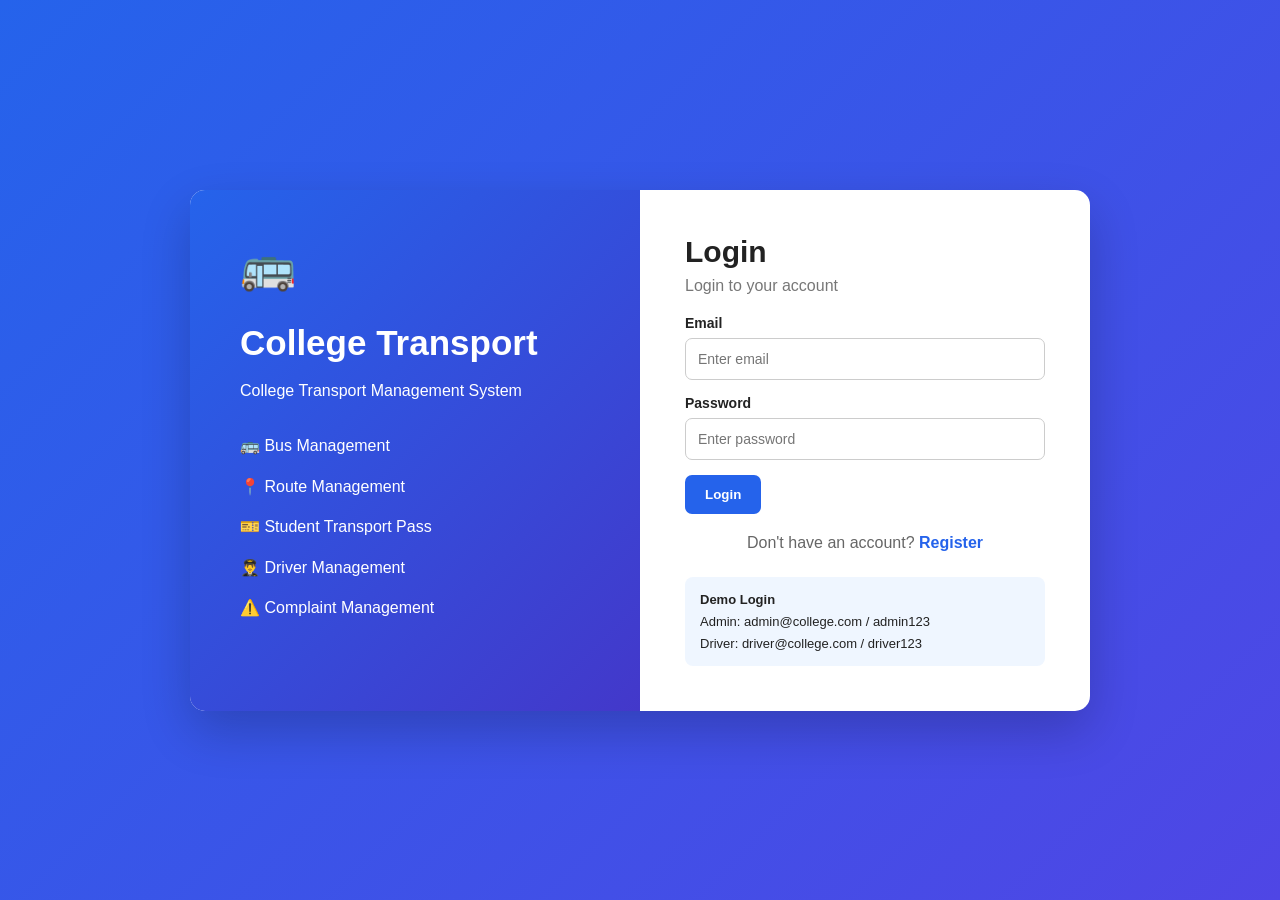
<file: index.html>
<!doctype html>
<html lang="en">
  <head>
    <meta charset="UTF-8" />
    <meta name="viewport" content="width=device-width, initial-scale=1.0" />
    <title>College Transport Management</title>
    <link rel="stylesheet" href="style.css" />
  </head>

  <body class="login-page">
    <div class="login-box">
      <div class="login-left">
        <div class="bus-icon">🚌</div>

        <h1>College Transport</h1>

        <p>College Transport Management System</p>

        <div class="features">
          <p>🚌 Bus Management</p>
          <p>📍 Route Management</p>
          <p>🎫 Student Transport Pass</p>
          <p>👨‍✈️ Driver Management</p>
          <p>⚠️ Complaint Management</p>
        </div>
      </div>

      <div class="login-right">
        <!-- LOGIN -->

        <div id="loginBox">
          <h2>Login</h2>

          <p class="gray">Login to your account</p>

          <form id="loginForm">
            <label>Email</label>

            <input
              type="email"
              id="loginEmail"
              placeholder="Enter email"
              required
            />

            <label>Password</label>

            <input
              type="password"
              id="loginPassword"
              placeholder="Enter password"
              required
            />

            <button type="submit">Login</button>
          </form>

          <p class="switch">
            Don't have an account?
            <a href="#" onclick="showRegister()"> Register </a>
          </p>

          <div class="demo">
            <strong>Demo Login</strong>

            <p>Admin: admin@college.com / admin123</p>

            <p>Driver: driver@college.com / driver123</p>
          </div>
        </div>

        <!-- REGISTER -->

        <div id="registerBox" class="hidden">
          <h2>Student Registration</h2>

          <p class="gray">Create a student account</p>

          <form id="registerForm">
            <label>Student Name</label>

            <input
              type="text"
              id="studentName"
              placeholder="Enter name"
              required
            />

            <label>Roll Number</label>

            <input
              type="text"
              id="rollNumber"
              placeholder="Enter roll number"
              required
            />

            <label>Email</label>

            <input
              type="email"
              id="registerEmail"
              placeholder="Enter email"
              required
            />

            <label>Password</label>

            <input
              type="password"
              id="registerPassword"
              placeholder="Enter password"
              required
            />

            <button type="submit">Register</button>
          </form>

          <p class="switch">
            Already have an account?
            <a href="#" onclick="showLogin()"> Login </a>
          </p>
        </div>
      </div>
    </div>

    <script src="script.js"></script>
  </body>
</html>
</file>
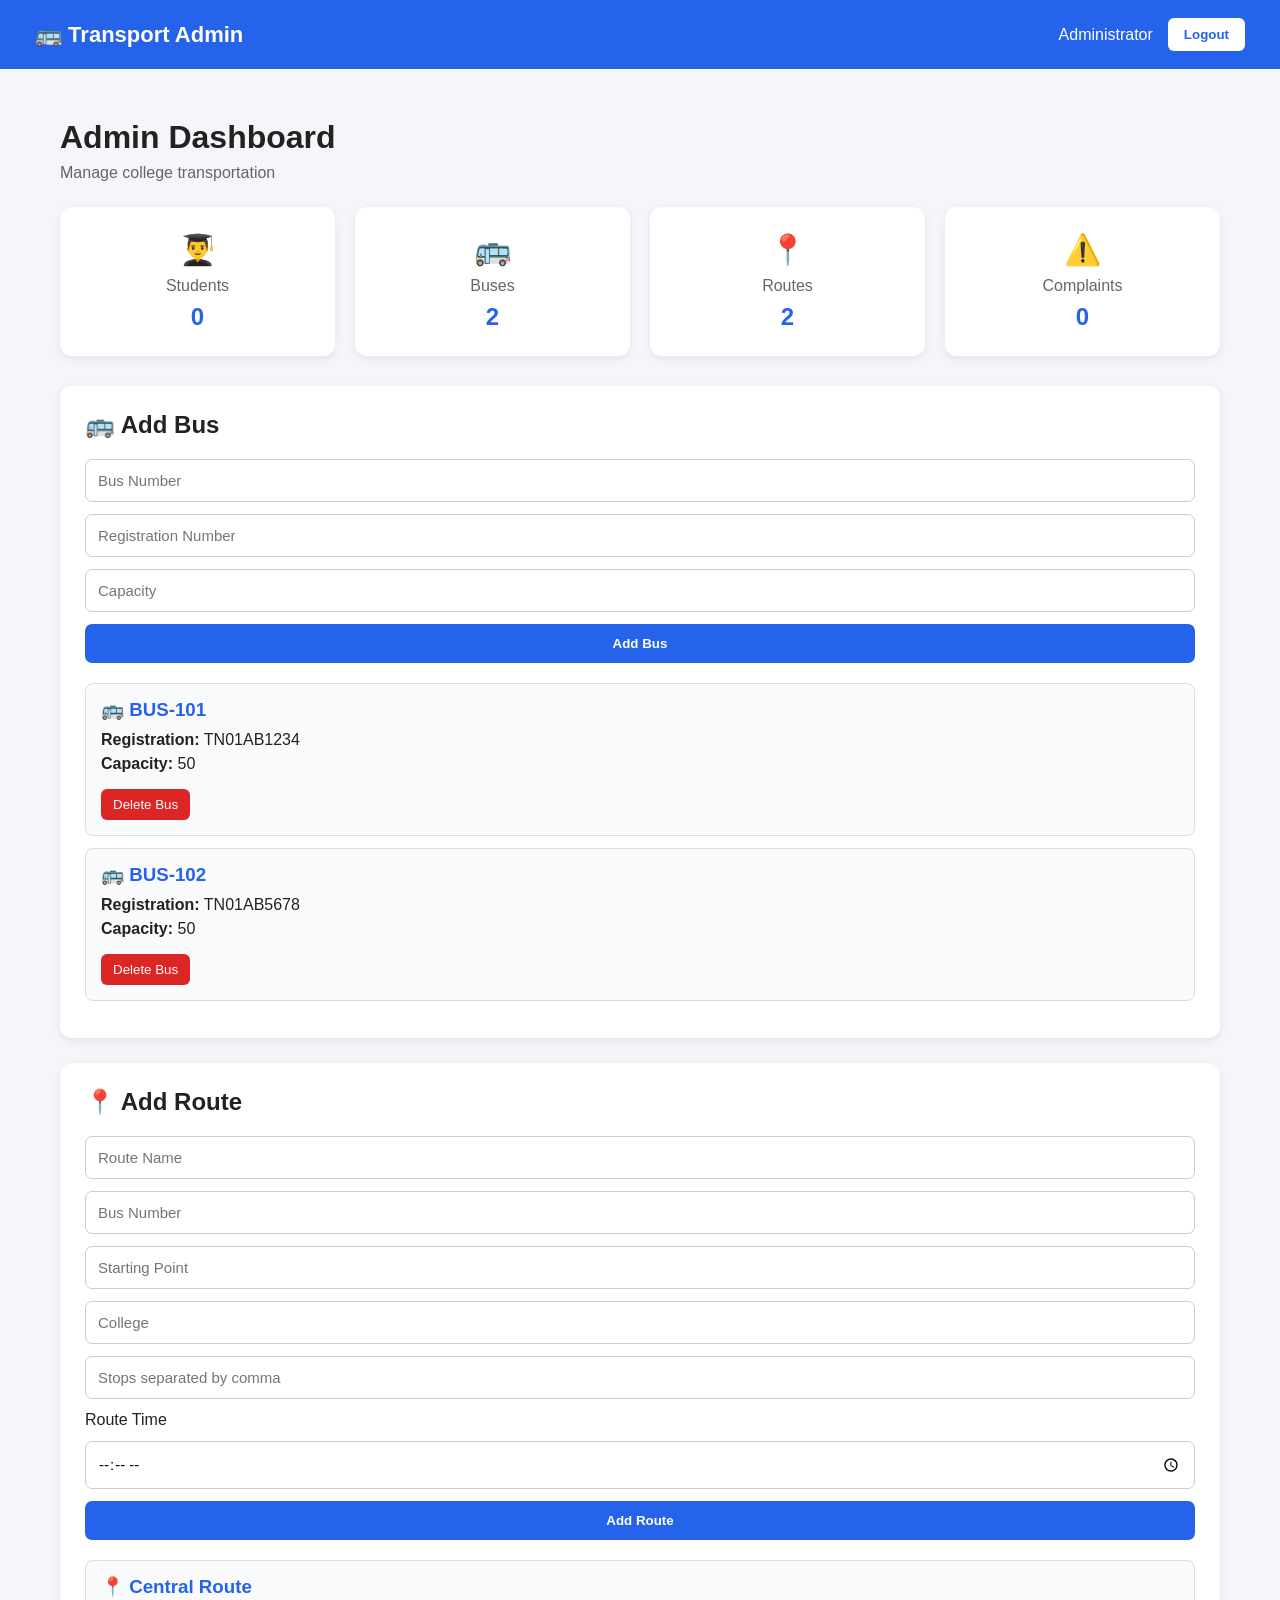
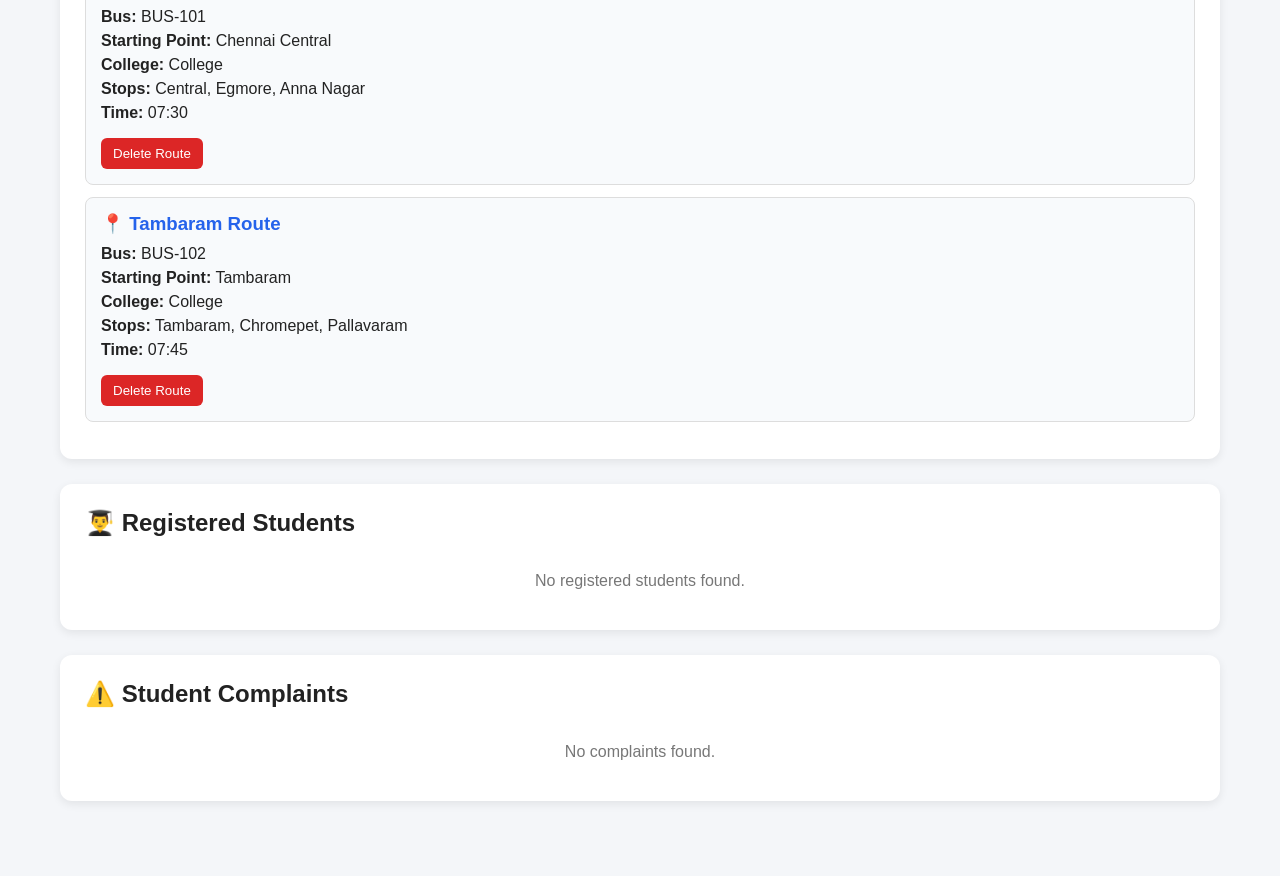
<file: admin.html>
<!doctype html>
<html lang="en">
  <head>
    <meta charset="UTF-8" />
    <meta name="viewport" content="width=device-width, initial-scale=1.0" />

    <title>Admin Dashboard - College Transport</title>

    <style>
      * {
        box-sizing: border-box;
        margin: 0;
        padding: 0;
        font-family: Arial, sans-serif;
      }

      body {
        background: #f4f6f9;
        color: #222;
      }

      header {
        background: #2563eb;
        color: white;
        padding: 18px 35px;
        display: flex;
        justify-content: space-between;
        align-items: center;
      }

      header h2 {
        font-size: 22px;
      }

      header div {
        display: flex;
        align-items: center;
        gap: 15px;
      }

      .logout {
        background: white;
        color: #2563eb;
        border: none;
        padding: 9px 16px;
        border-radius: 6px;
        cursor: pointer;
        font-weight: bold;
      }

      main {
        max-width: 1200px;
        margin: 30px auto;
        padding: 20px;
      }

      main h1 {
        margin-bottom: 8px;
      }

      .gray {
        color: #666;
        margin-bottom: 25px;
      }

      .cards {
        display: grid;
        grid-template-columns: repeat(4, 1fr);
        gap: 20px;
        margin-bottom: 30px;
      }

      .card {
        background: white;
        padding: 25px;
        border-radius: 12px;
        text-align: center;
        box-shadow: 0 3px 10px rgba(0, 0, 0, 0.08);
      }

      .card h3 {
        font-size: 30px;
        margin-bottom: 10px;
      }

      .card p {
        color: #666;
        margin-bottom: 8px;
      }

      .card h2 {
        color: #2563eb;
      }

      section {
        background: white;
        padding: 25px;
        margin-bottom: 25px;
        border-radius: 12px;
        box-shadow: 0 3px 10px rgba(0, 0, 0, 0.08);
      }

      section h2 {
        margin-bottom: 20px;
      }

      form {
        display: grid;
        gap: 12px;
        margin-bottom: 20px;
      }

      input {
        width: 100%;
        padding: 12px;
        border: 1px solid #ccc;
        border-radius: 7px;
        font-size: 15px;
      }

      input:focus {
        outline: none;
        border-color: #2563eb;
      }

      button[type="submit"] {
        background: #2563eb;
        color: white;
        border: none;
        padding: 12px;
        border-radius: 7px;
        cursor: pointer;
        font-weight: bold;
      }

      button[type="submit"]:hover {
        background: #1d4ed8;
      }

      .item {
        background: #f8fafc;
        border: 1px solid #ddd;
        padding: 15px;
        margin-bottom: 12px;
        border-radius: 8px;
      }

      .item h3 {
        color: #2563eb;
        margin-bottom: 10px;
      }

      .item p {
        margin: 6px 0;
      }

      .delete-btn {
        margin-top: 10px;
        background: #dc2626;
        color: white;
        border: none;
        padding: 8px 12px;
        border-radius: 6px;
        cursor: pointer;
      }

      .delete-btn:hover {
        background: #b91c1c;
      }

      .complaint {
        background: #fff7ed;
        border-left: 5px solid #f59e0b;
        padding: 15px;
        margin-bottom: 12px;
        border-radius: 7px;
      }

      .complaint p {
        margin: 7px 0;
      }

      .status {
        display: inline-block;
        background: #fef3c7;
        color: #92400e;
        padding: 5px 10px;
        border-radius: 15px;
        font-size: 13px;
        font-weight: bold;
        margin-top: 5px;
      }

      .empty {
        color: #777;
        text-align: center;
        padding: 15px;
      }

      .success {
        display: none;
        background: #dcfce7;
        color: #166534;
        padding: 12px;
        margin-bottom: 20px;
        border-radius: 7px;
      }

      @media (max-width: 900px) {
        .cards {
          grid-template-columns: repeat(2, 1fr);
        }
      }

      @media (max-width: 600px) {
        header {
          flex-direction: column;
          gap: 15px;
          padding: 15px;
        }
        .cards {
          grid-template-columns: 1fr;
        }
        main {
          padding: 10px;
        }
      }
    </style>
  </head>

  <body>
    <header>
      <h2>🚌 Transport Admin</h2>

      <div>
        <span>Administrator</span>

        <button type="button" class="logout" onclick="logout()">Logout</button>
      </div>
    </header>

    <main>
      <h1>Admin Dashboard</h1>

      <p class="gray">Manage college transportation</p>

      <div id="successMessage" class="success"></div>

      <!-- STATISTICS -->

      <div class="cards">
        <div class="card">
          <h3>👨‍🎓</h3>
          <p>Students</p>
          <h2 id="adminStudentsCount">0</h2>
        </div>

        <div class="card">
          <h3>🚌</h3>
          <p>Buses</p>
          <h2 id="adminBusesCount">0</h2>
        </div>

        <div class="card">
          <h3>📍</h3>
          <p>Routes</p>
          <h2 id="adminRoutesCount">0</h2>
        </div>

        <div class="card">
          <h3>⚠️</h3>
          <p>Complaints</p>
          <h2 id="adminComplaintsCount">0</h2>
        </div>
      </div>

      <!-- ADD BUS -->

      <section>
        <h2>🚌 Add Bus</h2>

        <form id="busForm">
          <input type="text" id="busNumber" placeholder="Bus Number" required />

          <input
            type="text"
            id="busRegistration"
            placeholder="Registration Number"
            required
          />

          <input
            type="number"
            id="busCapacity"
            placeholder="Capacity"
            min="1"
            required
          />

          <button type="submit">Add Bus</button>
        </form>

        <div id="busList"></div>
      </section>

      <!-- ADD ROUTE -->

      <section>
        <h2>📍 Add Route</h2>

        <form id="routeForm">
          <input type="text" id="routeName" placeholder="Route Name" required />

          <input type="text" id="routeBus" placeholder="Bus Number" required />

          <input
            type="text"
            id="routeStart"
            placeholder="Starting Point"
            required
          />

          <input type="text" id="routeEnd" placeholder="College" required />

          <input
            type="text"
            id="routeStops"
            placeholder="Stops separated by comma"
            required
          />

          <!-- FIXED TIME INPUT -->

          <label for="routeTime"> Route Time </label>

          <input type="time" id="routeTime" name="routeTime" required />

          <button type="submit">Add Route</button>
        </form>

        <div id="routeList"></div>
      </section>

      <!-- STUDENTS -->

      <section>
        <h2>👨‍🎓 Registered Students</h2>

        <div id="studentList"></div>
      </section>

      <!-- COMPLAINTS -->

      <section>
        <h2>⚠️ Student Complaints</h2>

        <div id="adminComplaints"></div>
      </section>
    </main>

    <script>
      /* =====================================
               STORAGE
            ===================================== */

      const BUS_KEY = "collegeBuses";
      const ROUTE_KEY = "collegeRoutes";
      const STUDENT_KEY = "registeredStudents";
      const COMPLAINT_KEY = "studentComplaints";

      /* =====================================
           SAFE JSON FUNCTION
        ===================================== */

      function getStorageData(key, defaultValue) {
        try {
          const data = localStorage.getItem(key);

          if (!data) {
            return defaultValue;
          }

          const parsed = JSON.parse(data);

          return Array.isArray(parsed) ? parsed : defaultValue;
        } catch (error) {
          console.error("Storage error:", error);

          return defaultValue;
        }
      }

      /* =====================================
           DATA
        ===================================== */

      let buses = getStorageData(BUS_KEY, [
        {
          number: "BUS-101",
          registration: "TN01AB1234",
          capacity: 50,
        },
        {
          number: "BUS-102",
          registration: "TN01AB5678",
          capacity: 50,
        },
      ]);

      let routes = getStorageData(ROUTE_KEY, [
        {
          name: "Central Route",
          bus: "BUS-101",
          start: "Chennai Central",
          end: "College",
          stops: ["Central", "Egmore", "Anna Nagar"],
          time: "07:30",
        },
        {
          name: "Tambaram Route",
          bus: "BUS-102",
          start: "Tambaram",
          end: "College",
          stops: ["Tambaram", "Chromepet", "Pallavaram"],
          time: "07:45",
        },
      ]);

      let students = getStorageData(STUDENT_KEY, []);

      let complaints = getStorageData(COMPLAINT_KEY, []);

      /* =====================================
           SAVE
        ===================================== */

      function saveData() {
        localStorage.setItem(BUS_KEY, JSON.stringify(buses));

        localStorage.setItem(ROUTE_KEY, JSON.stringify(routes));

        localStorage.setItem(STUDENT_KEY, JSON.stringify(students));

        localStorage.setItem(COMPLAINT_KEY, JSON.stringify(complaints));
      }

      /* =====================================
           STATISTICS
        ===================================== */

      function updateStatistics() {
        document.getElementById("adminStudentsCount").textContent =
          students.length;

        document.getElementById("adminBusesCount").textContent = buses.length;

        document.getElementById("adminRoutesCount").textContent = routes.length;

        document.getElementById("adminComplaintsCount").textContent =
          complaints.length;
      }

      /* =====================================
           MESSAGE
        ===================================== */

      function showMessage(message) {
        const box = document.getElementById("successMessage");

        box.textContent = message;

        box.style.display = "block";

        setTimeout(function () {
          box.style.display = "none";
        }, 2500);
      }

      /* =====================================
           ADD BUS
        ===================================== */

      document
        .getElementById("busForm")
        .addEventListener("submit", function (event) {
          event.preventDefault();

          const number = document.getElementById("busNumber").value.trim();

          const registration = document
            .getElementById("busRegistration")
            .value.trim();

          const capacity = Number(document.getElementById("busCapacity").value);

          if (number === "" || registration === "" || capacity <= 0) {
            alert("Please enter valid bus details.");

            return;
          }

          const exists = buses.some(function (bus) {
            return bus.number.toLowerCase() === number.toLowerCase();
          });

          if (exists) {
            alert("This bus number already exists.");

            return;
          }

          buses.push({
            number: number,

            registration: registration,

            capacity: capacity,
          });

          saveData();

          updateStatistics();

          showBuses();

          document.getElementById("busForm").reset();

          showMessage("Bus added successfully.");
        });

      /* =====================================
           DISPLAY BUSES
        ===================================== */

      function showBuses() {
        const container = document.getElementById("busList");

        if (buses.length === 0) {
          container.innerHTML = '<p class="empty">No buses available.</p>';

          return;
        }

        container.innerHTML = buses
          .map(function (bus, index) {
            return `

            <div class="item">

              <h3>
                🚌 ${escapeHTML(bus.number)}
              </h3>

              <p>
                <strong>Registration:</strong>
                ${escapeHTML(bus.registration)}
              </p>

              <p>
                <strong>Capacity:</strong>
                ${bus.capacity}
              </p>

              <button
                class="delete-btn"
                onclick="deleteBus(${index})">
                Delete Bus
              </button>

            </div>

          `;
          })
          .join("");
      }

      /* =====================================
           DELETE BUS
        ===================================== */

      function deleteBus(index) {
        if (!buses[index]) {
          return;
        }

        const confirmed = confirm("Are you sure you want to delete this bus?");

        if (!confirmed) {
          return;
        }

        buses.splice(index, 1);

        saveData();

        updateStatistics();

        showBuses();

        showMessage("Bus deleted successfully.");
      }

      /* =====================================
           ADD ROUTE
        ===================================== */

      document
        .getElementById("routeForm")
        .addEventListener("submit", function (event) {
          event.preventDefault();

          const name = document.getElementById("routeName").value.trim();

          const bus = document.getElementById("routeBus").value.trim();

          const start = document.getElementById("routeStart").value.trim();

          const end = document.getElementById("routeEnd").value.trim();

          const stopsText = document.getElementById("routeStops").value.trim();

          const time = document.getElementById("routeTime").value;

          /* Validate route */

          if (
            name === "" ||
            bus === "" ||
            start === "" ||
            end === "" ||
            stopsText === "" ||
            time === ""
          ) {
            alert("Please fill all route fields.");

            return;
          }

          /* Check bus */

          const busExists = buses.some(function (item) {
            return item.number.toLowerCase() === bus.toLowerCase();
          });

          if (!busExists) {
            alert("Bus number does not exist. Please add the bus first.");

            return;
          }

          /* Stops */

          const stops = stopsText
            .split(",")
            .map(function (stop) {
              return stop.trim();
            })
            .filter(function (stop) {
              return stop !== "";
            });

          routes.push({
            name: name,

            bus: bus,

            start: start,

            end: end,

            stops: stops,

            time: time,
          });

          saveData();

          updateStatistics();

          showRoutes();

          document.getElementById("routeForm").reset();

          showMessage("Route added successfully.");
        });

      /* =====================================
           DISPLAY ROUTES
        ===================================== */

      function showRoutes() {
        const container = document.getElementById("routeList");

        if (routes.length === 0) {
          container.innerHTML = '<p class="empty">No routes available.</p>';

          return;
        }

        container.innerHTML = routes
          .map(function (route, index) {
            const stops = Array.isArray(route.stops)
              ? route.stops.join(", ")
              : String(route.stops || "");

            return `

            <div class="item">

              <h3>
                📍 ${escapeHTML(route.name)}
              </h3>

              <p>
                <strong>Bus:</strong>
                ${escapeHTML(route.bus)}
              </p>

              <p>
                <strong>Starting Point:</strong>
                ${escapeHTML(route.start)}
              </p>

              <p>
                <strong>College:</strong>
                ${escapeHTML(route.end)}
              </p>

              <p>
                <strong>Stops:</strong>
                ${escapeHTML(stops)}
              </p>

              <p>
                <strong>Time:</strong>
                ${escapeHTML(route.time)}
              </p>

              <button
                class="delete-btn"
                onclick="deleteRoute(${index})">
                Delete Route
              </button>

            </div>

          `;
          })
          .join("");
      }

      /* =====================================
           DELETE ROUTE
        ===================================== */

      function deleteRoute(index) {
        if (!routes[index]) {
          return;
        }

        const confirmed = confirm(
          "Are you sure you want to delete this route?",
        );

        if (!confirmed) {
          return;
        }

        routes.splice(index, 1);

        saveData();

        updateStatistics();

        showRoutes();

        showMessage("Route deleted successfully.");
      }

      /* =====================================
           STUDENTS
        ===================================== */

      function showStudents() {
        const container = document.getElementById("studentList");

        if (students.length === 0) {
          container.innerHTML =
            '<p class="empty">No registered students found.</p>';

          return;
        }

        container.innerHTML = students
          .map(function (student) {
            const name = student.name || student.studentName || "Unknown";

            const roll = student.rollNumber || student.roll || "Not available";

            const email = student.email || student.emailId || "Not available";

            const department = student.department || "Not available";

            return `

            <div class="item">

              <h3>
                👨‍🎓 ${escapeHTML(name)}
              </h3>

              <p>
                <strong>Roll Number:</strong>
                ${escapeHTML(roll)}
              </p>

              <p>
                <strong>Email:</strong>
                ${escapeHTML(email)}
              </p>

              <p>
                <strong>Department:</strong>
                ${escapeHTML(department)}
              </p>

            </div>

          `;
          })
          .join("");
      }

      /* =====================================
           COMPLAINTS
        ===================================== */

      function showComplaints() {
        const container = document.getElementById("adminComplaints");

        if (complaints.length === 0) {
          container.innerHTML = '<p class="empty">No complaints found.</p>';

          return;
        }

        container.innerHTML = complaints
          .map(function (complaint, index) {
            return `

            <div class="complaint">

              <p>
                <strong>Student:</strong>
                ${escapeHTML(complaint.student || "Unknown")}
              </p>

              <p>
                <strong>Type:</strong>
                ${escapeHTML(complaint.type || "Unknown")}
              </p>

              <p>
                <strong>Bus:</strong>
                ${escapeHTML(complaint.bus || "Unknown")}
              </p>

              <p>
                <strong>Description:</strong>
                ${escapeHTML(complaint.description || "")}
              </p>

              <p>
                <strong>Date:</strong>
                ${escapeHTML(complaint.date || "Unknown")}
              </p>

              <span class="status">
                ${escapeHTML(complaint.status || "Pending")}
              </span>

              <br>

              <button
                class="delete-btn"
                onclick="deleteComplaint(${index})">
                Delete Complaint
              </button>

            </div>

          `;
          })
          .join("");
      }

      /* =====================================
           DELETE COMPLAINT
        ===================================== */

      function deleteComplaint(index) {
        if (!complaints[index]) {
          return;
        }

        const confirmed = confirm(
          "Are you sure you want to delete this complaint?",
        );

        if (!confirmed) {
          return;
        }

        complaints.splice(index, 1);

        saveData();

        updateStatistics();

        showComplaints();

        showMessage("Complaint deleted successfully.");
      }

      /* =====================================
           LOGOUT
        ===================================== */

      function logout() {
        const confirmed = confirm("Are you sure you want to logout?");

        if (!confirmed) {
          return;
        }

        window.location.href = "login.html";
      }

      /* =====================================
           ESCAPE HTML
        ===================================== */

      function escapeHTML(value) {
        return String(value)
          .replace(/&/g, "&amp;")

          .replace(/</g, "&lt;")

          .replace(/>/g, "&gt;")

          .replace(/"/g, "&quot;")

          .replace(/'/g, "&#039;");
      }

      /* =====================================
           START APPLICATION
        ===================================== */

      function initializeDashboard() {
        saveData();

        updateStatistics();

        showBuses();

        showRoutes();

        showStudents();

        showComplaints();
      }

      initializeDashboard();
    </script>
  </body>
</html>
</file>
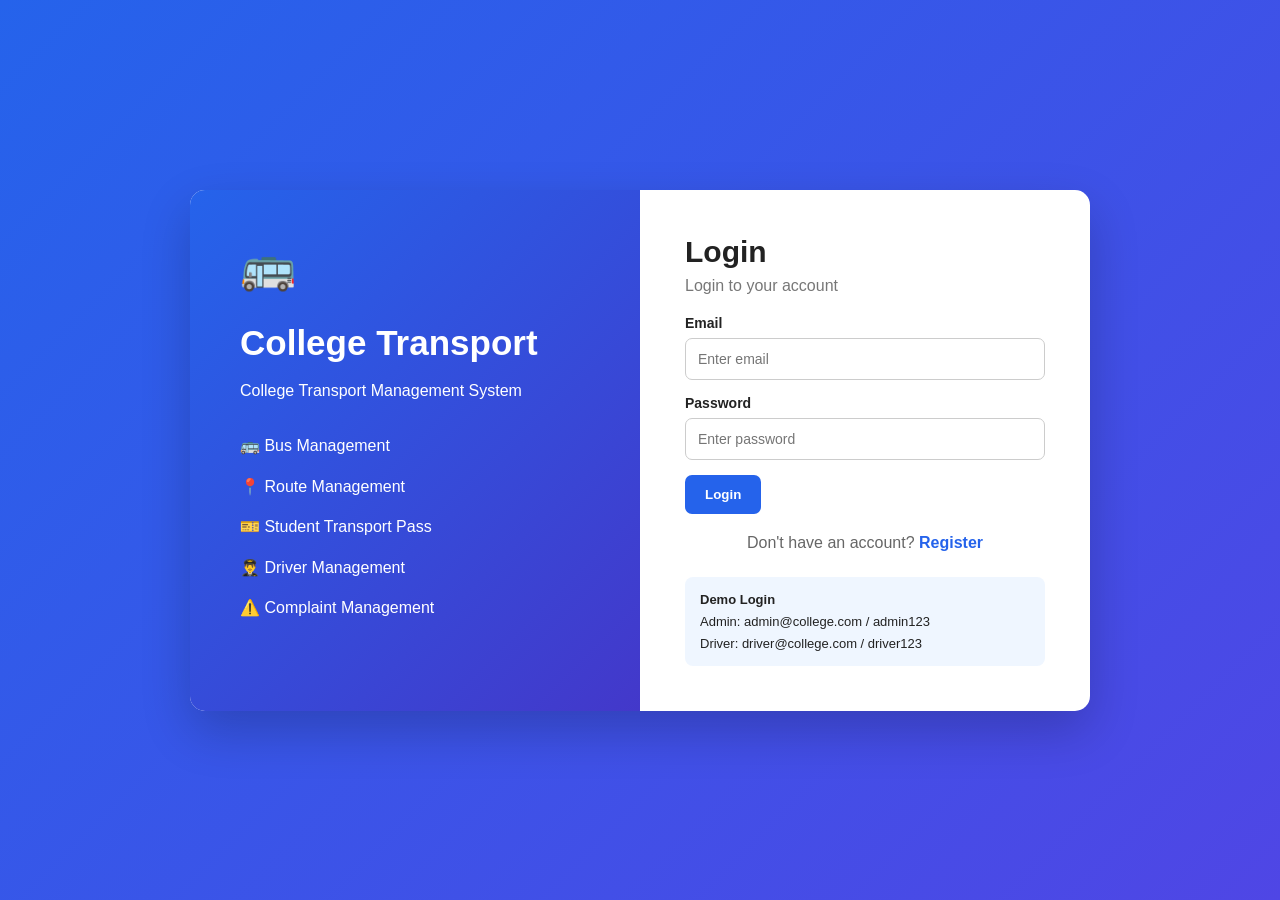
<file: driver.html>
<!doctype html>
<html lang="en">
  <head>
    <meta charset="UTF-8" />

    <meta name="viewport" content="width=device-width, initial-scale=1.0" />

    <title>Driver Dashboard</title>

    <link rel="stylesheet" href="style.css" />
  </head>

  <body>
    <header>
      <h2>🚌 College Transport</h2>

      <div>
        <span id="driverName"></span>

        <button onclick="logout()" class="logout">Logout</button>
      </div>
    </header>

    <main>
      <h1>Driver Dashboard</h1>

      <p class="gray">Manage your assigned bus</p>

      <div class="cards">
        <div class="card">
          <h3>🚌</h3>

          <p>Assigned Bus</p>

          <h2 id="driverBus">-</h2>
        </div>

        <div class="card">
          <h3>📍</h3>

          <p>Route</p>

          <h2 id="driverRoute">-</h2>
        </div>

        <div class="card">
          <h3>⏰</h3>

          <p>Departure</p>

          <h2 id="driverTime">-</h2>
        </div>

        <div class="card">
          <h3>🚦</h3>

          <p>Status</p>

          <h2 id="driverStatus">Not Started</h2>
        </div>
      </div>

      <section>
        <h2>My Assignment</h2>

        <div id="driverAssignment"></div>
      </section>

      <section>
        <h2>Trip Control</h2>

        <button onclick="setTripStatus('Started')" class="green">
          🟢 Start Trip
        </button>

        <button onclick="setTripStatus('Delayed')" class="orange">
          🟡 Mark Delayed
        </button>

        <button onclick="setTripStatus('Completed')" class="red">
          🔴 Complete Trip
        </button>

        <p id="tripMessage"></p>
      </section>

      <section>
        <h2>Route Stops</h2>

        <div id="driverStops"></div>
      </section>
    </main>

    <script src="script.js"></script>
  </body>
</html>
</file>
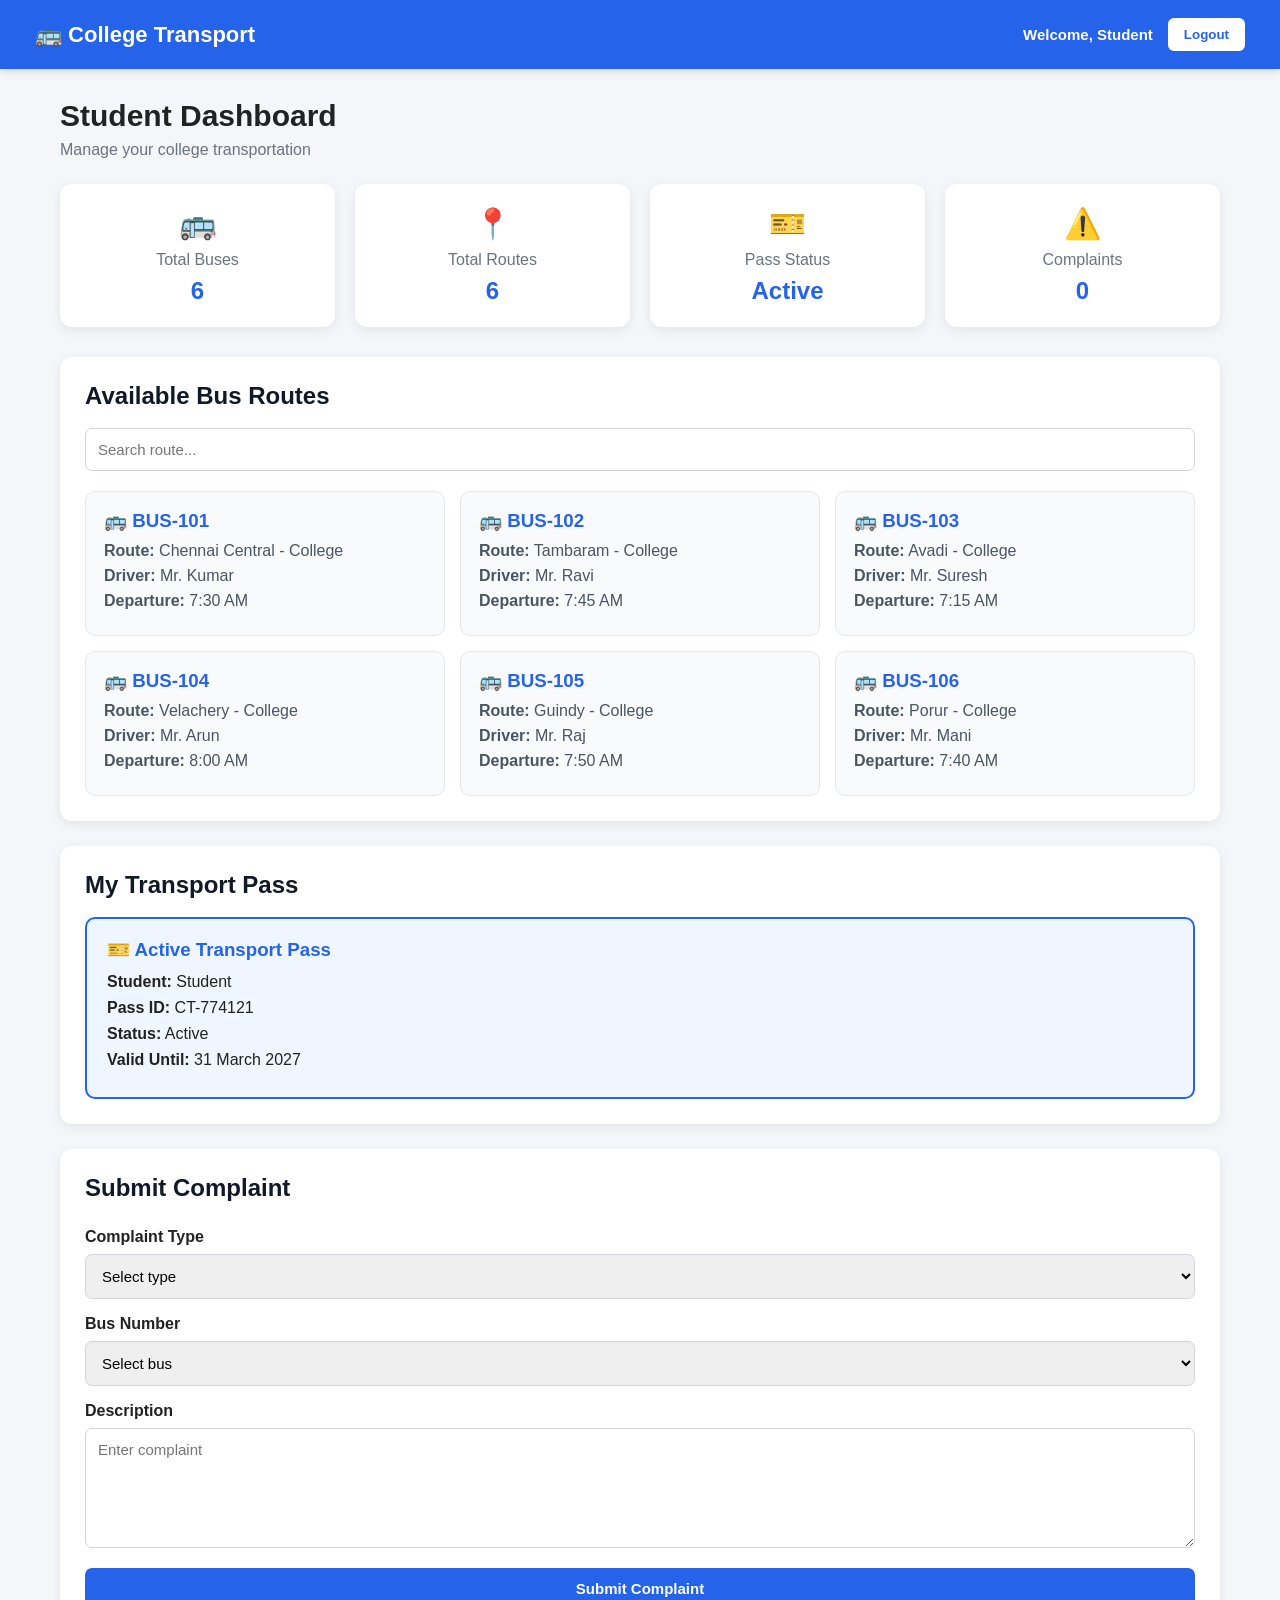
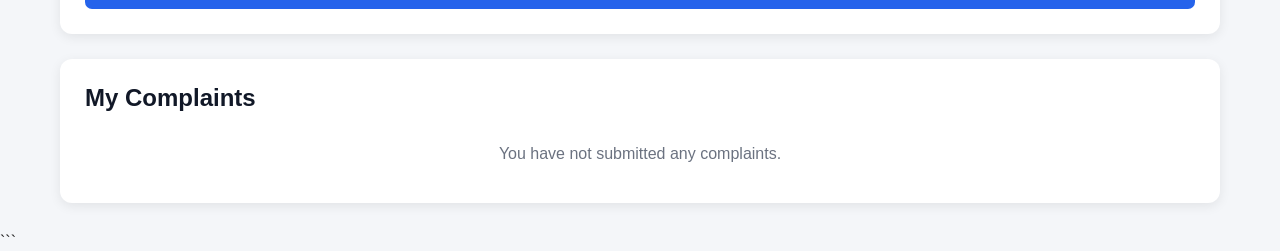
<file: student.html>
<!doctype html>
<html lang="en">
  <head>
    <meta charset="UTF-8" />
    <meta name="viewport" content="width=device-width, initial-scale=1.0" />
    <title>Student Dashboard - College Transport</title>

    <style>
      * {
        box-sizing: border-box;
        margin: 0;
        padding: 0;
        font-family: Arial, sans-serif;
      }

      body {
        background: #f4f6f9;
        color: #222;
      }

      header {
        background: #2563eb;
        color: white;
        padding: 18px 35px;
        display: flex;
        justify-content: space-between;
        align-items: center;
        box-shadow: 0 2px 8px rgba(0, 0, 0, 0.15);
      }

      header h2 {
        font-size: 22px;
      }

      header div {
        display: flex;
        align-items: center;
        gap: 15px;
      }

      #welcomeStudent {
        font-size: 15px;
        font-weight: bold;
      }

      .logout {
        background: white;
        color: #2563eb;
        border: none;
        padding: 9px 16px;
        border-radius: 6px;
        cursor: pointer;
        font-weight: bold;
      }

      .logout:hover {
        background: #e5e7eb;
      }

      main {
        max-width: 1200px;
        margin: 30px auto;
        padding: 0 20px;
      }

      main > h1 {
        font-size: 30px;
        margin-bottom: 8px;
      }

      .gray {
        color: #6b7280;
        margin-bottom: 25px;
      }

      .cards {
        display: grid;
        grid-template-columns: repeat(4, 1fr);
        gap: 20px;
        margin-bottom: 30px;
      }

      .card {
        background: white;
        padding: 22px;
        border-radius: 12px;
        box-shadow: 0 3px 12px rgba(0, 0, 0, 0.08);
        text-align: center;
      }

      .card h3 {
        font-size: 30px;
        margin-bottom: 10px;
      }

      .card p {
        color: #6b7280;
        margin-bottom: 8px;
      }

      .card h2 {
        color: #2563eb;
      }

      section {
        background: white;
        padding: 25px;
        margin-bottom: 25px;
        border-radius: 12px;
        box-shadow: 0 3px 12px rgba(0, 0, 0, 0.08);
      }

      section h2 {
        margin-bottom: 18px;
        color: #111827;
      }

      #routeSearch {
        width: 100%;
        padding: 12px;
        border: 1px solid #d1d5db;
        border-radius: 7px;
        margin-bottom: 20px;
        font-size: 15px;
      }

      .route-container {
        display: grid;
        grid-template-columns: repeat(3, 1fr);
        gap: 15px;
      }

      .route-card {
        border: 1px solid #e5e7eb;
        border-radius: 10px;
        padding: 18px;
        background: #f9fafb;
      }

      .route-card h3 {
        color: #2563eb;
        margin-bottom: 10px;
      }

      .route-card p {
        margin: 7px 0;
        color: #4b5563;
      }

      .pass {
        border: 2px solid #2563eb;
        border-radius: 10px;
        padding: 20px;
        background: #eff6ff;
      }

      .pass h3 {
        color: #2563eb;
        margin-bottom: 12px;
      }

      .pass p {
        margin: 8px 0;
      }

      form {
        display: flex;
        flex-direction: column;
        gap: 8px;
      }

      label {
        font-weight: bold;
        margin-top: 8px;
      }

      select,
      textarea {
        width: 100%;
        padding: 12px;
        border: 1px solid #d1d5db;
        border-radius: 7px;
        font-size: 15px;
      }

      textarea {
        min-height: 120px;
        resize: vertical;
      }

      form button {
        margin-top: 12px;
        padding: 12px;
        background: #2563eb;
        color: white;
        border: none;
        border-radius: 7px;
        cursor: pointer;
        font-size: 15px;
        font-weight: bold;
      }

      form button:hover {
        background: #1d4ed8;
      }

      .complaint {
        border: 1px solid #e5e7eb;
        border-radius: 8px;
        padding: 15px;
        margin-bottom: 12px;
        background: #f9fafb;
      }

      .complaint strong {
        color: #111827;
      }

      .status {
        display: inline-block;
        margin-top: 8px;
        padding: 5px 10px;
        border-radius: 15px;
        background: #fef3c7;
        color: #92400e;
        font-size: 13px;
        font-weight: bold;
      }

      .empty {
        color: #6b7280;
        text-align: center;
        padding: 15px;
      }

      @media (max-width: 900px) {
        .cards {
          grid-template-columns: repeat(2, 1fr);
        }
        .route-container {
          grid-template-columns: repeat(2, 1fr);
        }
      }

      @media (max-width: 600px) {
        header {
          padding: 15px;
          flex-direction: column;
          gap: 12px;
        }
        main {
          margin: 20px auto;
        }
        .cards {
          grid-template-columns: 1fr;
        }
        .route-container {
          grid-template-columns: 1fr;
        }
        main > h1 {
          font-size: 25px;
        }
      }
    </style>
  </head>

  <body>
    <header>
      <h2>🚌 College Transport</h2>

      <div>
        <span id="welcomeStudent">Welcome, Student</span>
        <button onclick="logout()" class="logout">Logout</button>
      </div>
    </header>

    <main>
      <h1>Student Dashboard</h1>

      <p class="gray">Manage your college transportation</p>

      <!-- DASHBOARD CARDS -->

      <div class="cards">
        <div class="card">
          <h3>🚌</h3>
          <p>Total Buses</p>
          <h2 id="totalBuses">0</h2>
        </div>

        <div class="card">
          <h3>📍</h3>
          <p>Total Routes</p>
          <h2 id="totalRoutes">0</h2>
        </div>

        <div class="card">
          <h3>🎫</h3>
          <p>Pass Status</p>
          <h2 id="passStatus">Active</h2>
        </div>

        <div class="card">
          <h3>⚠️</h3>
          <p>Complaints</p>
          <h2 id="totalComplaints">0</h2>
        </div>
      </div>

      <!-- BUS ROUTES -->

      <section>
        <h2>Available Bus Routes</h2>

        <input
          type="text"
          id="routeSearch"
          placeholder="Search route..."
          onkeyup="showStudentRoutes()"
        />

        <div id="studentRoutes"></div>
      </section>

      <!-- TRANSPORT PASS -->

      <section>
        <h2>My Transport Pass</h2>

        <div id="transportPass"></div>
      </section>

      <!-- SUBMIT COMPLAINT -->

      <section>
        <h2>Submit Complaint</h2>

        <form id="complaintForm">
          <label for="complaintType"> Complaint Type </label>

          <select id="complaintType" required>
            <option value="">Select type</option>

            <option value="Bus Delay">Bus Delay</option>

            <option value="Driver Issue">Driver Issue</option>

            <option value="Bus Condition">Bus Condition</option>

            <option value="Route Issue">Route Issue</option>

            <option value="Other">Other</option>
          </select>

          <label for="complaintBus"> Bus Number </label>

          <select id="complaintBus" required>
            <option value="">Select bus</option>
          </select>

          <label for="complaintDescription"> Description </label>

          <textarea
            id="complaintDescription"
            placeholder="Enter complaint"
            required
          ></textarea>

          <button type="submit">Submit Complaint</button>
        </form>
      </section>

      <!-- MY COMPLAINTS -->

      <section>
        <h2>My Complaints</h2>

        <div id="myComplaints"></div>
      </section>
    </main>

    <script>
      /* =====================================
                       SAMPLE TRANSPORT DATA
                    ===================================== */

      const buses = [
        {
          number: "BUS-101",
          route: "Chennai Central - College",
          driver: "Mr. Kumar",
          time: "7:30 AM",
        },
        {
          number: "BUS-102",
          route: "Tambaram - College",
          driver: "Mr. Ravi",
          time: "7:45 AM",
        },
        {
          number: "BUS-103",
          route: "Avadi - College",
          driver: "Mr. Suresh",
          time: "7:15 AM",
        },
        {
          number: "BUS-104",
          route: "Velachery - College",
          driver: "Mr. Arun",
          time: "8:00 AM",
        },
        {
          number: "BUS-105",
          route: "Guindy - College",
          driver: "Mr. Raj",
          time: "7:50 AM",
        },
        {
          number: "BUS-106",
          route: "Porur - College",
          driver: "Mr. Mani",
          time: "7:40 AM",
        },
      ];

      /* =====================================
             STUDENT DATA
          ===================================== */

      let studentName = localStorage.getItem("studentName") || "Student";

      /* =====================================
             COMPLAINT DATA
          ===================================== */

      let complaints =
        JSON.parse(localStorage.getItem("studentComplaints")) || [];

      /* =====================================
             DISPLAY STUDENT NAME
          ===================================== */

      function showStudentName() {
        const welcome = document.getElementById("welcomeStudent");

        welcome.textContent = "Welcome, " + studentName;
      }

      /* =====================================
             DISPLAY DASHBOARD COUNTS
          ===================================== */

      function updateDashboard() {
        document.getElementById("totalBuses").textContent = buses.length;

        document.getElementById("totalRoutes").textContent = buses.length;

        document.getElementById("totalComplaints").textContent =
          complaints.length;
      }

      /* =====================================
             SHOW BUS ROUTES
          ===================================== */

      function showStudentRoutes() {
        const container = document.getElementById("studentRoutes");

        const search = document
          .getElementById("routeSearch")
          .value.toLowerCase()
          .trim();

        const filteredBuses = buses.filter(function (bus) {
          return (
            bus.number.toLowerCase().includes(search) ||
            bus.route.toLowerCase().includes(search) ||
            bus.driver.toLowerCase().includes(search)
          );
        });

        if (filteredBuses.length === 0) {
          container.innerHTML = '<p class="empty">No routes found.</p>';

          return;
        }

        container.innerHTML =
          '<div class="route-container">' +
          filteredBuses
            .map(function (bus) {
              return `

            <div class="route-card">

              <h3>🚌 ${escapeHTML(bus.number)}</h3>

              <p>
                <strong>Route:</strong>
                ${escapeHTML(bus.route)}
              </p>

              <p>
                <strong>Driver:</strong>
                ${escapeHTML(bus.driver)}
              </p>

              <p>
                <strong>Departure:</strong>
                ${escapeHTML(bus.time)}
              </p>

            </div>

          `;
            })
            .join("") +
          "</div>";
      }

      /* =====================================
             LOAD BUS NUMBERS INTO COMPLAINT FORM
          ===================================== */

      function loadComplaintBuses() {
        const select = document.getElementById("complaintBus");

        buses.forEach(function (bus) {
          const option = document.createElement("option");

          option.value = bus.number;

          option.textContent = bus.number + " - " + bus.route;

          select.appendChild(option);
        });
      }

      /* =====================================
             DISPLAY TRANSPORT PASS
          ===================================== */

      function showTransportPass() {
        const pass = document.getElementById("transportPass");

        pass.innerHTML = `

        <div class="pass">

          <h3>🎫 Active Transport Pass</h3>

          <p>
            <strong>Student:</strong>
            ${escapeHTML(studentName)}
          </p>

          <p>
            <strong>Pass ID:</strong>
            CT-${Math.floor(100000 + Math.random() * 900000)}
          </p>

          <p>
            <strong>Status:</strong>
            Active
          </p>

          <p>
            <strong>Valid Until:</strong>
            31 March 2027
          </p>

        </div>

      `;
      }

      /* =====================================
             SUBMIT COMPLAINT
          ===================================== */

      document
        .getElementById("complaintForm")
        .addEventListener("submit", function (event) {
          event.preventDefault();

          const type = document.getElementById("complaintType").value;

          const bus = document.getElementById("complaintBus").value;

          const description = document
            .getElementById("complaintDescription")
            .value.trim();

          if (!type || !bus || !description) {
            alert("Please fill all complaint fields.");

            return;
          }

          const complaint = {
            id: Date.now(),

            student: studentName,

            type: type,

            bus: bus,

            description: description,

            status: "Pending",

            date: new Date().toLocaleString(),
          };

          complaints.push(complaint);

          localStorage.setItem("studentComplaints", JSON.stringify(complaints));

          alert("Complaint submitted successfully!");

          document.getElementById("complaintForm").reset();

          showComplaints();

          updateDashboard();
        });

      /* =====================================
             SHOW MY COMPLAINTS
          ===================================== */

      function showComplaints() {
        const container = document.getElementById("myComplaints");

        if (complaints.length === 0) {
          container.innerHTML =
            '<p class="empty">You have not submitted any complaints.</p>';

          return;
        }

        container.innerHTML = complaints
          .map(function (complaint) {
            return `

            <div class="complaint">

              <p>
                <strong>Complaint Type:</strong>
                ${escapeHTML(complaint.type)}
              </p>

              <p>
                <strong>Bus:</strong>
                ${escapeHTML(complaint.bus)}
              </p>

              <p>
                <strong>Description:</strong>
                ${escapeHTML(complaint.description)}
              </p>

              <p>
                <strong>Date:</strong>
                ${escapeHTML(complaint.date)}
              </p>

              <span class="status">
                ${escapeHTML(complaint.status)}
              </span>

            </div>

          `;
          })
          .join("");
      }

      /* =====================================
             LOGOUT
          ===================================== */

      function logout() {
        const confirmLogout = confirm("Are you sure you want to logout?");

        if (!confirmLogout) {
          return;
        }

        localStorage.removeItem("studentName");

        /*
                  Change this page name if your
                  login page has another filename.
                */

        window.location.href = "login.html";
      }

      /* =====================================
             SECURITY / HTML ESCAPING
          ===================================== */

      function escapeHTML(value) {
        return String(value)
          .replace(/&/g, "&amp;")

          .replace(/</g, "&lt;")

          .replace(/>/g, "&gt;")

          .replace(/"/g, "&quot;")

          .replace(/'/g, "&#039;");
      }

      /* =====================================
             PAGE INITIALIZATION
          ===================================== */

      function initializeDashboard() {
        showStudentName();

        updateDashboard();

        showStudentRoutes();

        loadComplaintBuses();

        showTransportPass();

        showComplaints();
      }

      /*
            Start dashboard
          */

      initializeDashboard();
    </script>
  </body>
</html>
```
</file>
<file: style.css>
* {
  box-sizing: border-box;
  margin: 0;
  padding: 0;
}

body {
  font-family: Arial, sans-serif;
  background: #f4f6f9;
  color: #222;
}

/* LOGIN */

.login-page {
  min-height: 100vh;
  display: flex;
  align-items: center;
  justify-content: center;
  background: linear-gradient(135deg, #2563eb, #4f46e5);
  padding: 20px;
}

.login-box {
  width: 900px;
  max-width: 100%;
  display: grid;
  grid-template-columns: 1fr 1fr;
  background: white;
  border-radius: 15px;
  overflow: hidden;
  box-shadow: 0 20px 50px rgba(0, 0, 0, 0.2);
}

.login-left {
  padding: 50px;
  color: white;
  background: linear-gradient(135deg, #2563eb, #4338ca);
}

.bus-icon {
  font-size: 45px;
}

.login-left h1 {
  margin-top: 30px;
  font-size: 35px;
}

.login-left p {
  margin-top: 15px;
  line-height: 1.6;
}

.features {
  margin-top: 30px;
}

.features p {
  margin: 15px 0;
}

.login-right {
  padding: 45px;
}

.login-right h2 {
  font-size: 30px;
  margin-bottom: 8px;
}

.gray {
  color: #777;
  margin-bottom: 20px;
}

label {
  display: block;
  margin-top: 15px;
  margin-bottom: 7px;
  font-weight: bold;
  font-size: 14px;
}

input,
select,
textarea {
  width: 100%;
  padding: 12px;
  border: 1px solid #ccc;
  border-radius: 7px;
  font-size: 14px;
  outline: none;
}

input:focus,
select:focus,
textarea:focus {
  border-color: #2563eb;
}

textarea {
  min-height: 100px;
  resize: vertical;
}

button {
  border: none;
  background: #2563eb;
  color: white;
  padding: 12px 20px;
  border-radius: 7px;
  cursor: pointer;
  font-weight: bold;
  margin-top: 15px;
}

button:hover {
  background: #1d4ed8;
}

.switch {
  text-align: center;
  margin-top: 20px;
  color: #666;
}

.switch a {
  color: #2563eb;
  font-weight: bold;
  text-decoration: none;
}

.demo {
  margin-top: 25px;
  padding: 15px;
  background: #eff6ff;
  border-radius: 8px;
  font-size: 13px;
}

.demo p {
  margin-top: 7px;
}

.hidden {
  display: none;
}

/* HEADER */

header {
  height: 65px;
  background: white;
  border-bottom: 1px solid #ddd;
  display: flex;
  justify-content: space-between;
  align-items: center;
  padding: 0 30px;
}

header h2 {
  color: #2563eb;
}

header span {
  margin-right: 15px;
}

.logout {
  background: #dc2626;
  padding: 8px 15px;
  margin: 0;
}

.logout:hover {
  background: #b91c1c;
}

/* MAIN */

main {
  max-width: 1200px;
  margin: auto;
  padding: 30px 20px;
}

main > h1 {
  margin-bottom: 5px;
}

/* CARDS */

.cards {
  display: grid;
  grid-template-columns: repeat(4, 1fr);
  gap: 20px;
  margin: 25px 0;
}

.card {
  background: white;
  padding: 22px;
  border-radius: 10px;
  border: 1px solid #ddd;
  box-shadow: 0 3px 10px rgba(0, 0, 0, 0.04);
}

.card h3 {
  font-size: 25px;
}

.card p {
  color: #777;
  margin-top: 10px;
}

.card h2 {
  margin-top: 8px;
  color: #2563eb;
}

/* SECTION */

section {
  background: white;
  padding: 25px;
  margin: 25px 0;
  border-radius: 10px;
  border: 1px solid #ddd;
}

section h2 {
  margin-bottom: 20px;
}

/* ROUTE */

.route-card {
  border: 1px solid #ddd;
  padding: 18px;
  border-radius: 8px;
  margin-top: 15px;
}

.route-card h3 {
  color: #2563eb;
  margin-bottom: 8px;
}

.route-info {
  display: grid;
  grid-template-columns: repeat(2, 1fr);
  gap: 10px;
  margin-top: 15px;
}

.stops {
  margin-top: 15px;
  color: #555;
}

.stop {
  display: inline-block;
  background: #eef2ff;
  color: #3730a3;
  padding: 6px 10px;
  border-radius: 15px;
  margin: 4px;
  font-size: 12px;
}

/* PASS */

.pass {
  max-width: 600px;
  padding: 25px;
  color: white;
  border-radius: 12px;
  background: linear-gradient(135deg, #2563eb, #4f46e5);
}

.pass h2 {
  margin-bottom: 20px;
}

.pass-grid {
  display: grid;
  grid-template-columns: 1fr 1fr;
  gap: 15px;
}

.pass-grid p {
  margin-top: 5px;
}

/* TABLE */

.table-wrapper {
  overflow-x: auto;
}

table {
  width: 100%;
  border-collapse: collapse;
}

th,
td {
  border-bottom: 1px solid #ddd;
  padding: 12px;
  text-align: left;
  font-size: 14px;
}

th {
  background: #f5f5f5;
}

.delete {
  background: #dc2626;
  margin: 0;
  padding: 7px 12px;
}

.delete:hover {
  background: #b91c1c;
}

/* COMPLAINT */

.complaint {
  border: 1px solid #ddd;
  padding: 18px;
  border-radius: 8px;
  margin-top: 12px;
}

.complaint h3 {
  color: #2563eb;
}

.complaint p {
  margin: 10px 0;
  line-height: 1.5;
}

.status {
  display: inline-block;
  padding: 5px 10px;
  border-radius: 15px;
  font-size: 12px;
  font-weight: bold;
}

.pending {
  background: #fef3c7;
  color: #92400e;
}

.progress {
  background: #dbeafe;
  color: #1e40af;
}

.resolved {
  background: #dcfce7;
  color: #166534;
}

/* DRIVER */

.green {
  background: #16a34a;
}

.green:hover {
  background: #15803d;
}

.orange {
  background: #f59e0b;
}

.orange:hover {
  background: #d97706;
}

.red {
  background: #dc2626;
}

.red:hover {
  background: #b91c1c;
}

.stop-item {
  padding: 15px;
  margin: 8px 0;
  background: #f8fafc;
  border-left: 4px solid #2563eb;
  border-radius: 5px;
}

#tripMessage {
  margin-top: 20px;
  font-weight: bold;
}

/* RESPONSIVE */

@media (max-width: 800px) {
  .login-box {
    grid-template-columns: 1fr;
  }
  .login-left {
    display: none;
  }
  .cards {
    grid-template-columns: 1fr 1fr;
  }
}

@media (max-width: 600px) {
  header {
    padding: 0 15px;
  }
  header h2 {
    font-size: 16px;
  }
  header span {
    display: none;
  }
  main {
    padding: 20px 12px;
  }
  .cards {
    grid-template-columns: 1fr;
  }
  .route-info {
    grid-template-columns: 1fr;
  }
  .pass-grid {
    grid-template-columns: 1fr;
  }
}
</file>
